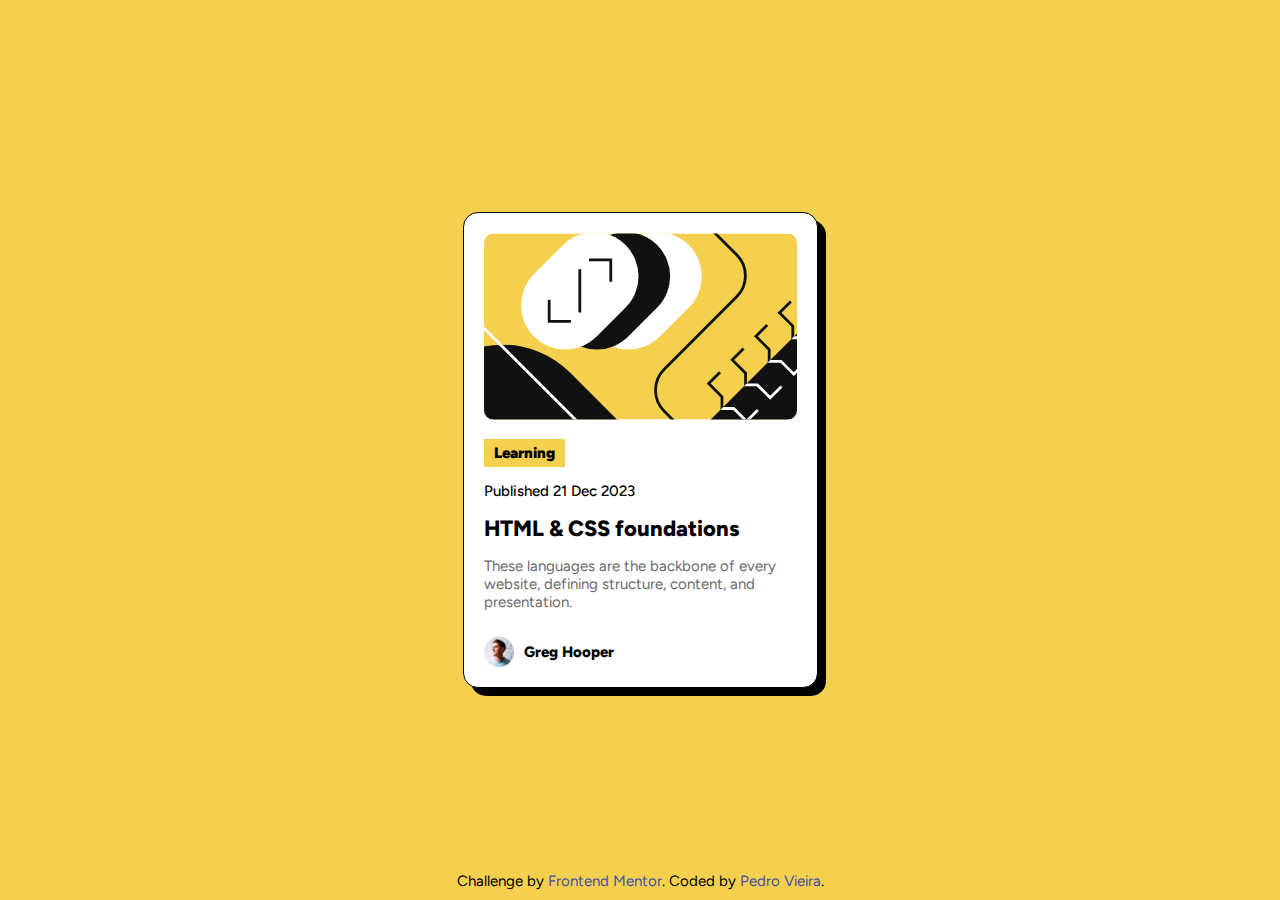
<file: blog-preview-card-main/index.html>
<!DOCTYPE html>
<html lang="en">
<head>
  <meta charset="UTF-8">
  <meta name="viewport" content="width=device-width, initial-scale=1.0"> 
  
  <link rel="icon" type="image/png" sizes="32x32" href="./assets/images/favicon-32x32.png">
  <link rel="stylesheet" href="style.css">
  
  <title>Blog preview card</title>
</head>
<body>
  <div class="container">
    <img src="assets/images/illustration-article.svg" alt="illustration-article"
    class="illustration-article">
    <div class="learning-container">
      <p>Learning</p>
    </div>
    <p class="published-on-text">Published 21 Dec 2023</p>
    <a href="#">
      <h1>HTML & CSS foundations</h1>
    </a>
    <p class="main-text">These languages are the backbone of every website, defining structure, content, and presentation.</p>
    <div class="author-container">
      <img src="assets/images/image-avatar.webp" alt="image-avatar"
      class="image-avatar">
      <p class="author-name">Greg Hooper</p>
    </div>
  </div>
  
  <div class="attribution">
    Challenge by <a href="https://www.frontendmentor.io?ref=challenge" target="_blank">Frontend Mentor</a>. 
    Coded by <a href="#">Pedro Vieira</a>.
  </div>
</body>
</html>
</file>
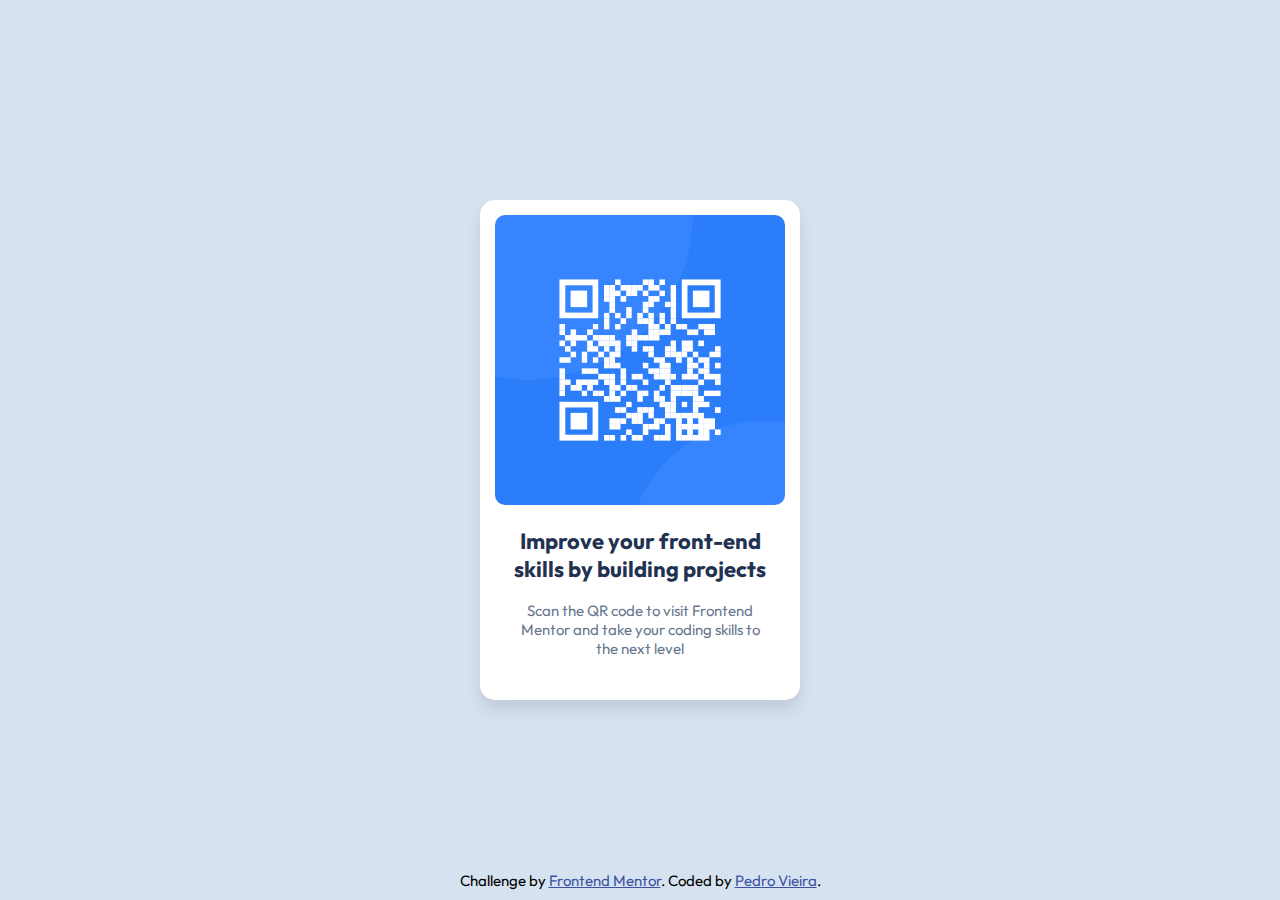
<file: qr-code-component-main/index.html>
<!DOCTYPE html>
<html lang="en">
<head>
  <meta charset="UTF-8">
  <meta name="viewport" content="width=device-width, initial-scale=1.0">
  <link rel="icon" type="image/png" sizes="32x32" href="./images/favicon-32x32.png">
  <link rel="stylesheet" href="style.css">
  <title>QR code component</title>
</head>
<body>
  <div class="qr-code-container">
    <img src="images/image-qr-code.png">
    <h1>
      Improve your front-end skills by building projects
    </h1>
    <p>
      Scan the QR code to visit Frontend Mentor and take your coding skills to the next level
    </p>
  </div>
  
  <div class="attribution">
    Challenge by <a href="https://www.frontendmentor.io?ref=challenge" target="_blank">Frontend Mentor</a>. 
    Coded by <a href="#">Pedro Vieira</a>.
  </div>
</body>
</html>
</file>
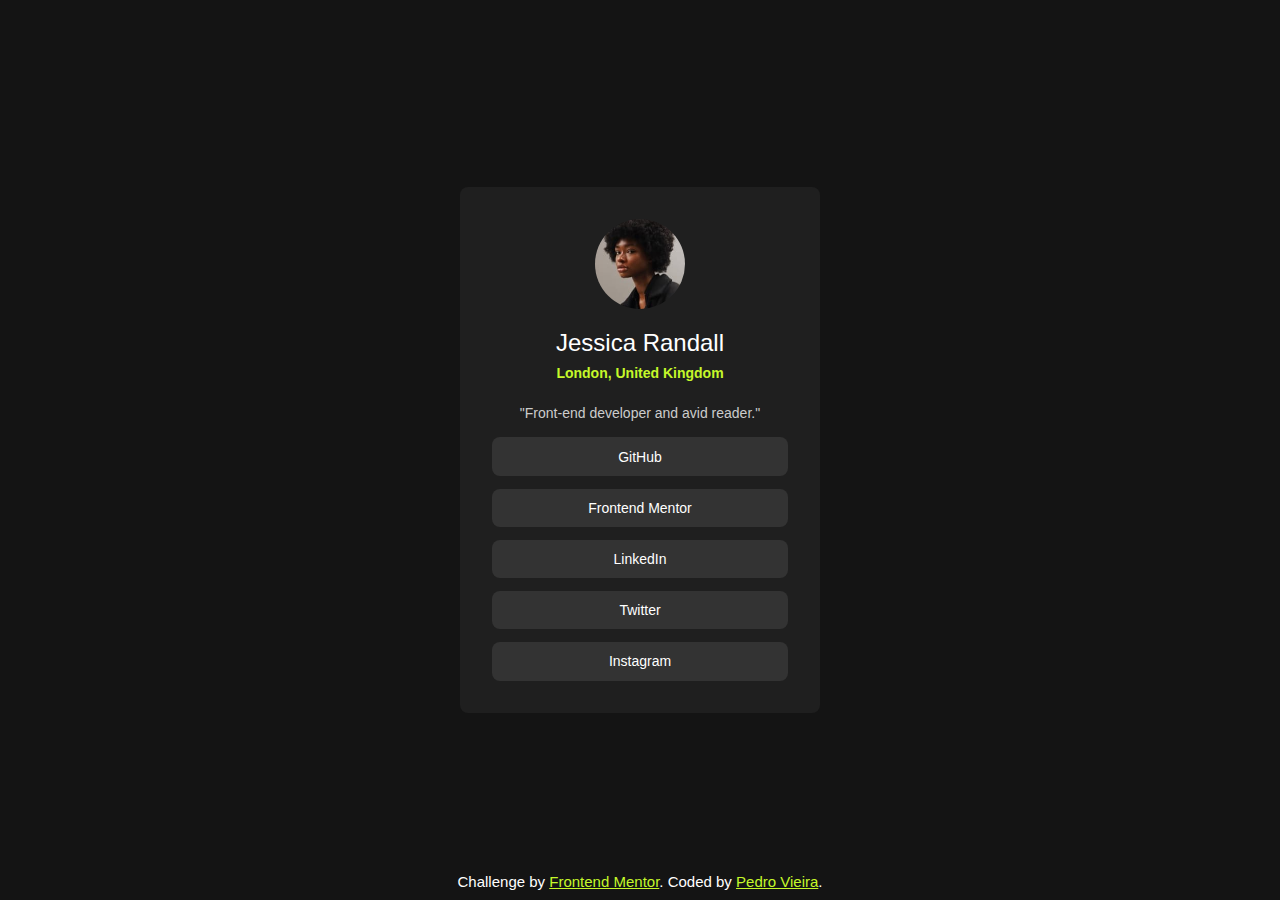
<file: social-links-profile-main/index.html>
<!DOCTYPE html>
<html lang="en">
<head>
  <meta charset="UTF-8">
  <meta name="viewport" content="width=device-width, initial-scale=1.0">
  <link rel="icon" type="image/png" sizes="32x32" href="./assets/images/favicon-32x32.png">
  <link rel="stylesheet" href="style.css">
  <title>Frontend Mentor | Social links profile</title>
</head>
<body>
  <div class="container">
    <img src="assets/images/avatar-jessica.jpeg" alt="" class="profile-picture">
    <h2 class="name">Jessica Randall</h2>
    <p class="location">London, United Kingdom</p>
    <p class="bio">"Front-end developer and avid reader."</p>
    <div class="social-links">
      <a href="/" class="social-media">GitHub</a>
      <a href="/" class="social-media">Frontend Mentor</a>
      <a href="/" class="social-media">LinkedIn</a>
      <a href="/" class="social-media">Twitter</a>
      <a href="/" class="social-media">Instagram</a>
    </div>
  </div>
  
  <div class="attribution">
    Challenge by <a href="https://www.frontendmentor.io?ref=challenge" target="_blank">Frontend Mentor</a>. 
    Coded by <a href="#">Pedro Vieira</a>.
  </div>
</body>
</html>
</file>
<file: blog-preview-card-main/style.css>
@import url('https://fonts.googleapis.com/css2?family=Figtree:ital,wght@0,300..900;1,300..900&display=swap');

* {
  box-sizing: border-box;
  margin: 0;
  padding: 0;
}

body {
  background-color: hsl(47, 88%, 63%);
  font-family: 'Figtree', sans-serif;
  display: flex;
  align-items: center;
  justify-content: center;
  height: 100vh;
}

a {
  color: #000;
  text-decoration: none;
}

p {
  font-size: 15px;
}

.container {
  background-color: white;
  border-radius: 15px;
  border: 1px solid black;
  padding: 20px;
  max-width: 355px;
  box-shadow: 8px 8px 0 rgba(0, 0, 0, 1);
}

.illustration-article {
  width: 100%;  
  border-radius: 10px;
}

.learning-container {
  display: inline-block;
  background-color: hsl(47, 88%, 63%);
  padding: 5px 10px;
  margin: 15px 0;
}

.learning-container p {
  font-weight: 900;
}

.published-on-text {
  font-weight: 500;
}

.container h1 {
  font-size: 22px;
  margin: 15px 0;
  font-weight: 800;
  cursor: pointer;
  transition: color 0.2s;
}

.container h1:hover {
  color: hsl(47, 88%, 63%);
}

.main-text {
  color: hsl(0, 0%, 42%);
}

.author-container {
  display: flex;
  align-items: center;
  margin-top: 25px;
}

.image-avatar {
  width: 30px;
  margin-right: 10px;
}

.author-name {
  font-weight: 800;
}

.attribution { 
  position: absolute;
  bottom: 10px;
  font-size: 15px;  
}

.attribution a { 
  color: hsl(228, 45%, 44%); 
}

@media screen and (max-width: 376px) {
  .container {
    max-width: 340px;
  }
  .learning-container p {
    font-size: 12px;
  }
}
</file>
<file: qr-code-component-main/style.css>
@import url('https://fonts.googleapis.com/css2?family=Outfit:wght@100..900&display=swap');

* {
  box-sizing: border-box;
  margin: 0;
  padding: 0;
}

body {
  background-color: hsl(212, 45%, 89%);
  font-family: 'Outfit', sans-serif;
  display: flex;
  align-items: center;
  justify-content: center;
  height: 100vh;
}

.qr-code-container {
  background-color: white;
  border-radius: 15px;
  padding: 15px;
  max-width: 320px;
  height: 500px;
  text-align: center;
  box-shadow: 0 10px 15px rgba(0, 0, 0, 0.1);
}

.qr-code-container img {
  width: 100%;
  border-radius: 10px;
}

.qr-code-container h1 {
  font-size: 22px;
  color: hsl(218, 44%, 22%);
  margin: 18px 15px;
} 

.qr-code-container p {
  font-size: 15px;
  color: hsl(216, 15%, 48%);
  margin: 0 15px;
}

.attribution { 
  position: absolute;
  bottom: 10px;
  font-size: 15px;  
}

.attribution a { 
  color: hsl(228, 45%, 44%); 
}
</file>
<file: social-links-profile-main/style.css>
* {
  box-sizing: border-box;
  margin: 0;
  padding: 0;
  font-family: 'Inter', sans-serif;
}

body {
  background-color: hsl(0, 0%, 8%);
  height: 100vh;
  display: flex;
  justify-content: center;
  align-items: center;
}

p {
  font-size: 14px;
}

.container {
  background-color: hsl(0, 0%, 12%);
  width: 360px;
  text-align: center;
  padding: 2rem;
  border-radius: 0.5rem;
}

.profile-picture {
  width: 90px;
  border-radius: 50%;
}

.name {
  color: hsl(0, 0%, 100%);
  font-weight: 500;
  margin: 1rem 0 0.5rem 0;
}

.location {
  color: hsl(75, 94%, 57%);
  margin-bottom: 1.5rem;
  font-weight: bold;
}

.bio {
  color: hsl(0, 0%, 80%);
  margin-bottom: 1rem;
  font-weight: 500;
}

.social-links {
  display: flex;
  flex-direction: column;
  gap: 0.8rem;
}

.social-media {
  background-color: hsl(0, 0%, 20%);
  color: hsl(0, 0%, 100%);
  text-decoration: none;
  font-size: 14px;
  padding: 0.7rem 0;
  border-radius: 0.5rem;
  font-weight: 500;
}

.social-media:hover {
  background-color: hsl(75, 94%, 57%);
  color: hsl(0, 0%, 12%);
  transition: 0.3s ease;
}

.attribution { 
  position: absolute;
  bottom: 10px;
  font-size: 15px;  
  color: white;
}

.attribution a { 
  color: hsl(75, 94%, 57%);
}

@media screen and (max-width: 360px) {
  p {
    font-size: 12px;
  }
}
</file>
